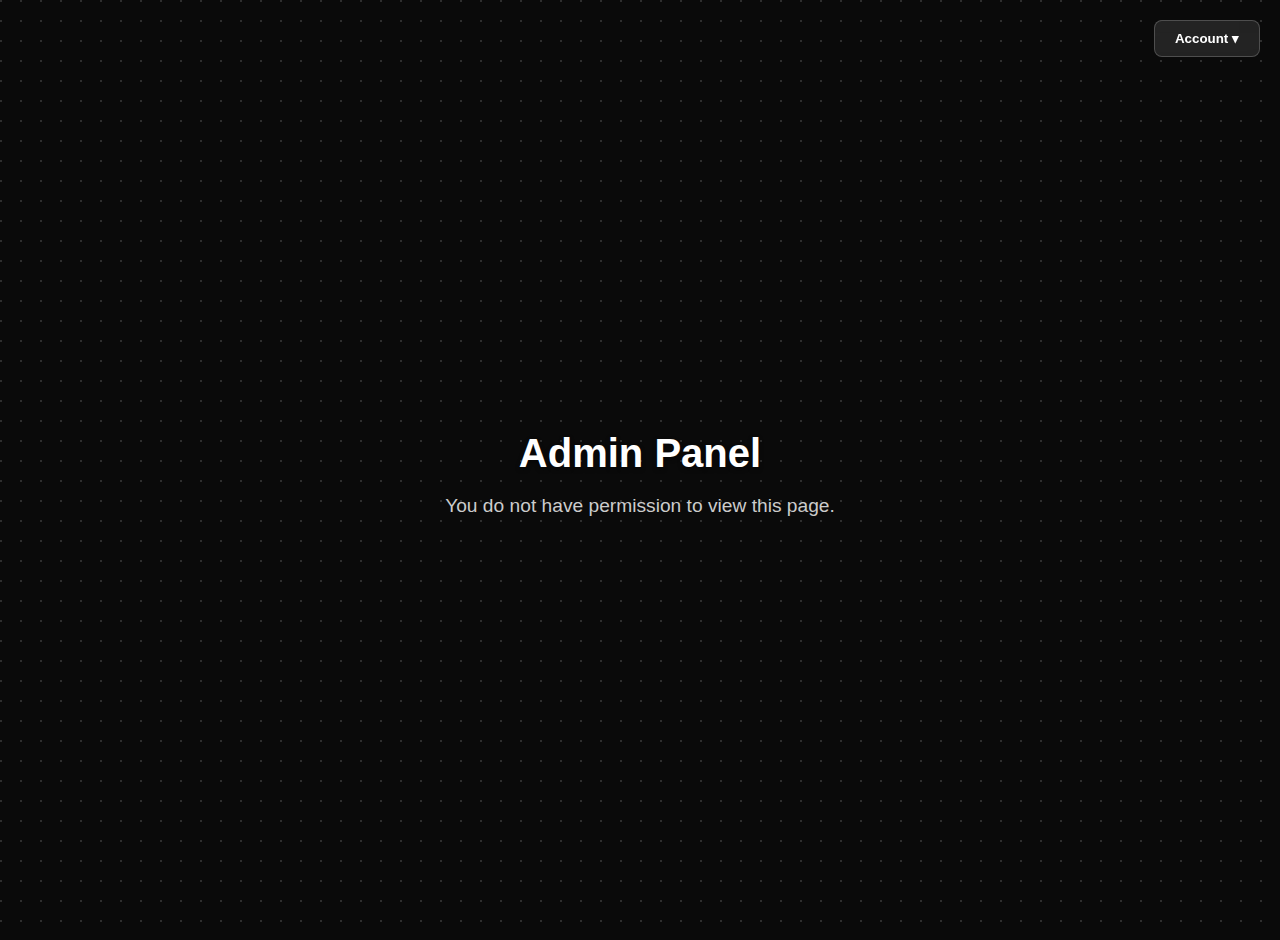
<file: admin/index.html>
<!DOCTYPE html>
<html lang="en">
<head>
    <title>Admin Panel</title>
    <link rel="stylesheet" href="../landing.css">
    <link rel="stylesheet" href="../auth.css">
    <link rel="stylesheet" href="admin.css">
</head>
<body>
    <div id="account-widget" class="account-widget"></div>

    <div class="admin-panel" id="admin-panel">
        <h1>Admin Panel</h1>
        
        <div id="access-denied" style="display: none;">
            <p>You do not have permission to view this page.</p>
        </div>

        <div id="admin-content" style="display: none;">
            <div class="admin-section">
                <h2>Generate New Code</h2>
                <form id="generate-code-form">
                    <input type="text" id="new-code" placeholder="Code (e.g., LEGENDARY2025)" required>
                    
                    <div class="custom-select-wrapper">
                        <div class="custom-select">
                            <div class="custom-select__trigger">
                                <span>Select a Reward Item...</span>
                                <div class="arrow"></div>
                            </div>
                            <div class="custom-options">
                                </div>
                        </div>
                    </div>
                    
                    <select id="reward-item-id" required style="display: none;"></select>
                    
                    <input type="number" id="reward-quantity" value="1" min="1" required>
                    
                    <select id="use-type">
                        <option value="one-time">One-Time Use</option>
                        <option value="one-time-per-user">One-Time Per User</option>
                        <option value="infinite">Infinite Use</option>
                    </select>
                    
                    <button type="submit">Generate Code</button>
                    
                </form>
                <div id="generate-result"></div>
            </div>

            <div class="admin-section">
                <h2>Existing Codes</h2>
                <div id="codes-list"></div>
            </div>
        </div>
    </div>

    <script src="../auth.js"></script>
    <script src="admin.js"></script> 
</body>
</html>
</file>
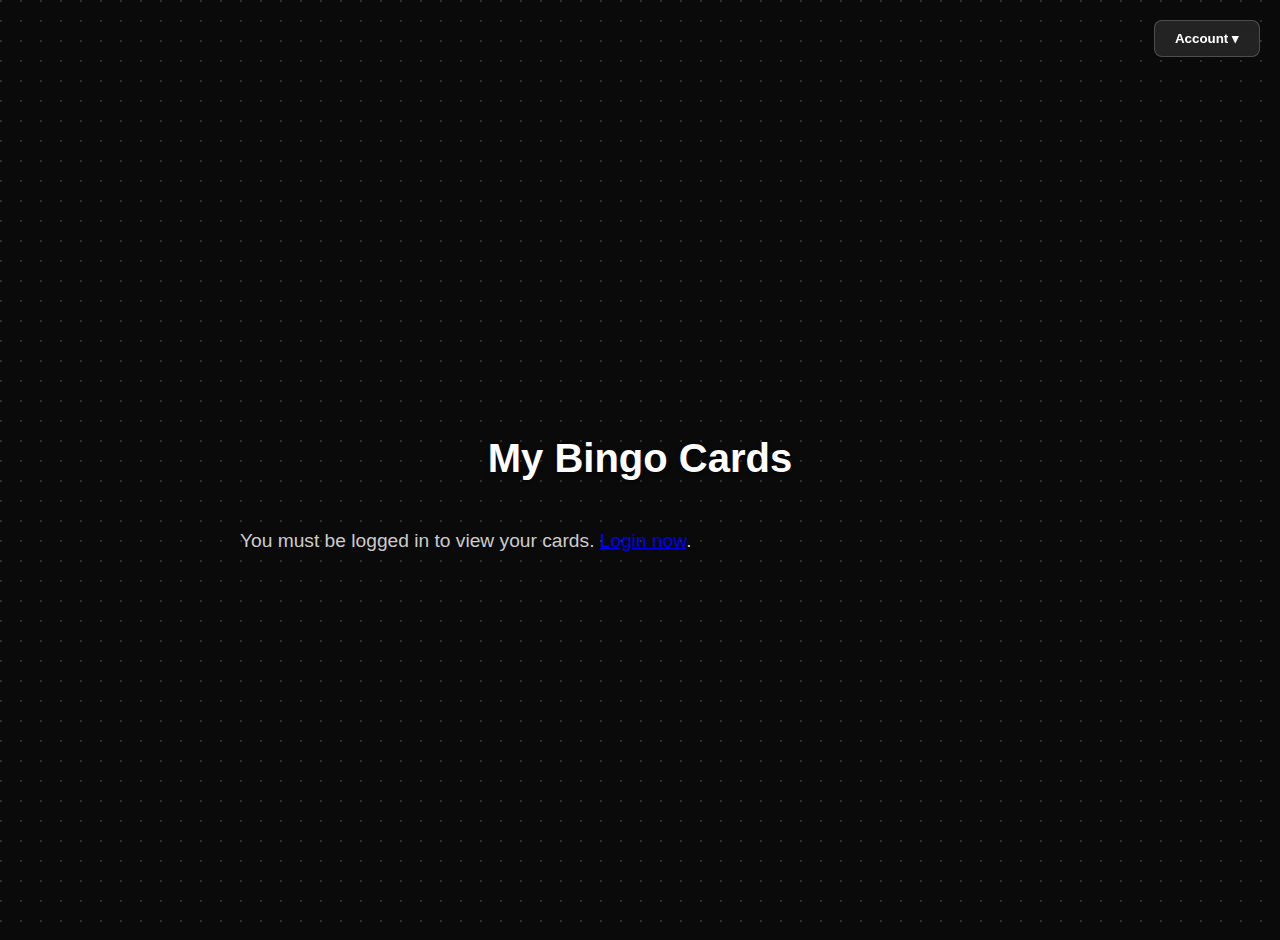
<file: cards/index.html>
<!DOCTYPE html>
<html lang="en">
<head>
    <title>My Cards</title>
    <link rel="stylesheet" href="../landing.css">
    <link rel="stylesheet" href="../auth.css">
    <link rel="stylesheet" href="../cards.css"> </head>
<body>
    <div id="account-widget" class="account-widget"></div>

    <div class="cards-container">
        <h1>My Bingo Cards</h1>
        <div id="cards-list" class="cards-list">
            <p>Loading your saved cards...</p>
        </div>
    </div>
    
    <script src="../auth.js"></script>
    <script src="../cards.js"></script> </body>
</html>
</file>
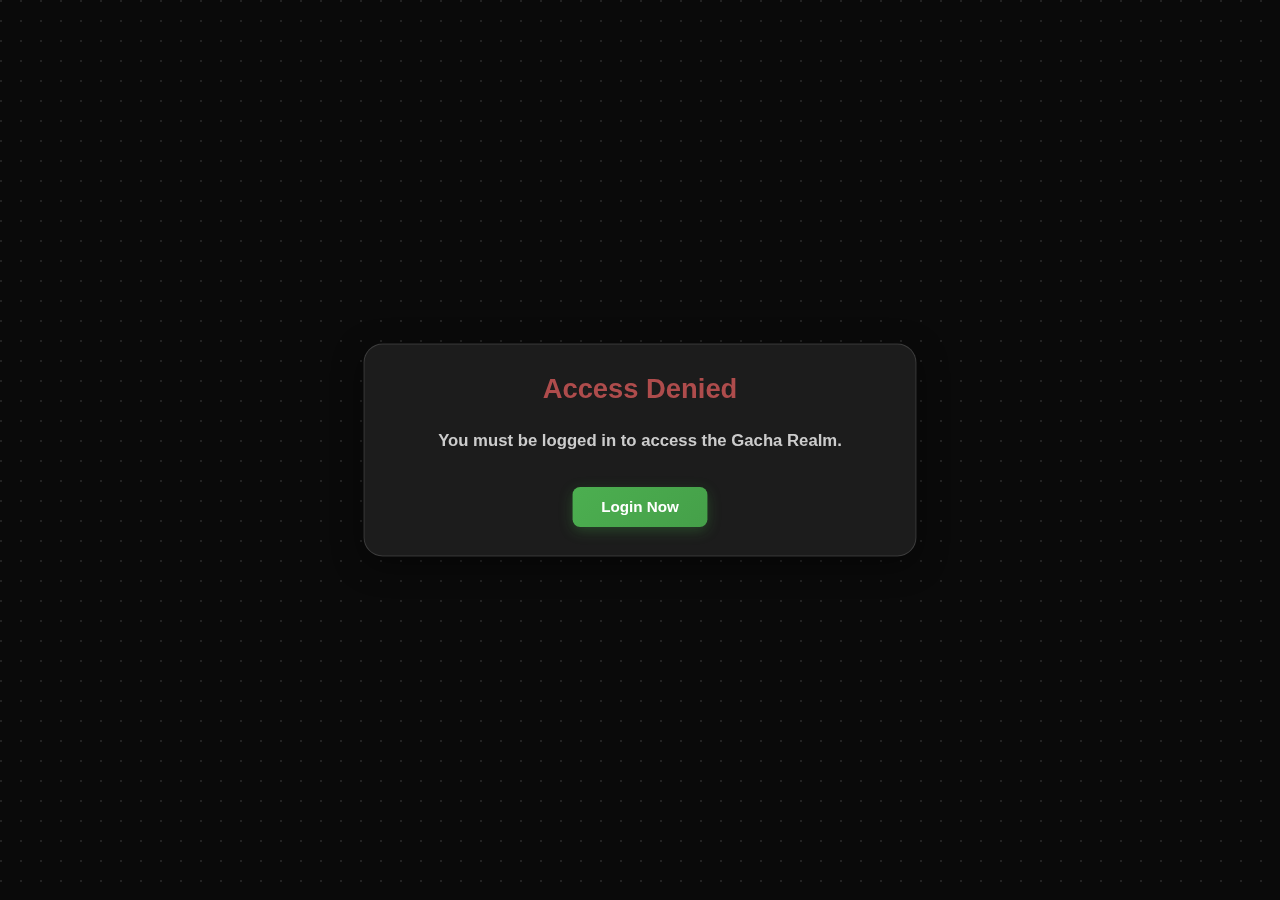
<file: gacha/index.html>
<!DOCTYPE html>
<html lang="en">
<head>
    <meta charset="UTF-8">
    <meta name="viewport" content="width=device-width, initial-scale=1.0">
    <title>Cobblemon Gacha</title>
    <link rel="stylesheet" href="../gacha.css">
    <link rel="stylesheet" href="../auth.css">
    <link rel="icon" href="https://mmcreviews.com/wp-content/uploads/638110963447535353.png" type="image/png">
</head>
<body class="loading">

    <!-- Loading Screen -->
    <div id="loadingScreen">
        <div class="particles"></div>
        <div class="loading-container">
            <div class="logo-container">
                <img class="loading-logo" src="../cobblemonnisa.png" alt="Cobblemon Gacha Logo">
            </div>
            <div class="loading-spinner">
                <div class="spinner-ring"></div>
                <div class="spinner-ring"></div>
                <div class="spinner-ring"></div>
            </div>
            <div class="loading-text">
                Entering the Gacha Realm
                <div class="loading-dots">
                    <div class="loading-dot"></div>
                    <div class="loading-dot"></div>
                    <div class="loading-dot"></div>
                </div>
            </div>
        </div>
    </div>

    <!-- NEW: Access Gate Container -->
    <div id="access-gate-container" class="access-gate" style="display: none;">
        <div class="prompt-window">
            <h2 id="gate-title">Access Denied</h2>
            <p id="gate-message">Checking your credentials...</p>
            <div id="gate-actions">
                <!-- Buttons will be added here by gacha.js -->
            </div>
        </div>
    </div>

    <!-- Main Page Content (initially hidden) -->
    <div id="mainContent" style="display: none;">
        <div id="account-widget" class="account-widget"></div>
        
        <div id="inventory-display" class="inventory-display">
            <!-- User's pack inventory will be displayed here -->
        </div>
        <header class="gacha-header">
            <h1>Featured Packs</h1>
        </header>

        <main id="banner-container" class="banner-container"></main>
    </div>
    <div id="animation-overlay" style="display: none;">
        <div class="reel-marker"></div>
        <div class="reel-container">
            <div id="reel" class="reel">
                <!-- Reel items will be inserted here by JavaScript -->
            </div>
        </div>
    </div>
        <!-- NEW: Pack Opening Results Modal -->
    <div id="results-modal-overlay" class="results-overlay" style="display: none;">
        <div class="results-window">
            <h2>You received:</h2>
            <div id="reward-display">
                <!-- Reward info will be inserted here -->
            </div>
            <button id="close-results-btn" class="gate-button">Awesome!</button>
        </div>
    </div>

    <!-- NEW: Confirmation Modal -->
    <div id="confirmation-modal-overlay" class="confirmation-overlay" style="display: none;">
        <div class="confirmation-window">
            <h2 id="confirmation-title">Confirm Action</h2>
            <p id="confirmation-message">Are you sure?</p>
            <div class="confirmation-actions">
                <button id="cancel-open-btn" class="confirmation-btn cancel">
                    <svg xmlns="http://www.w3.org/2000/svg" width="24" height="24" viewBox="0 0 24 24" fill="none" stroke="currentColor" stroke-width="2" stroke-linecap="round" stroke-linejoin="round"><line x1="18" y1="6" x2="6" y2="18"></line><line x1="6" y1="6" x2="18" y2="18"></line></svg>
                    <span>Cancel</span>
                </button>
                <button id="confirm-open-btn" class="confirmation-btn confirm">
                     <svg xmlns="http://www.w3.org/2000/svg" width="24" height="24" viewBox="0 0 24 24" fill="none" stroke="currentColor" stroke-width="2" stroke-linecap="round" stroke-linejoin="round"><polyline points="20 6 9 17 4 12"></polyline></svg>
                    <span>Confirm</span>
                </button>
            </div>
        </div>
    </div>

    <script src="../auth.js"></script>
    <script src="gacha.js"></script>
</body>
</html>
</file>
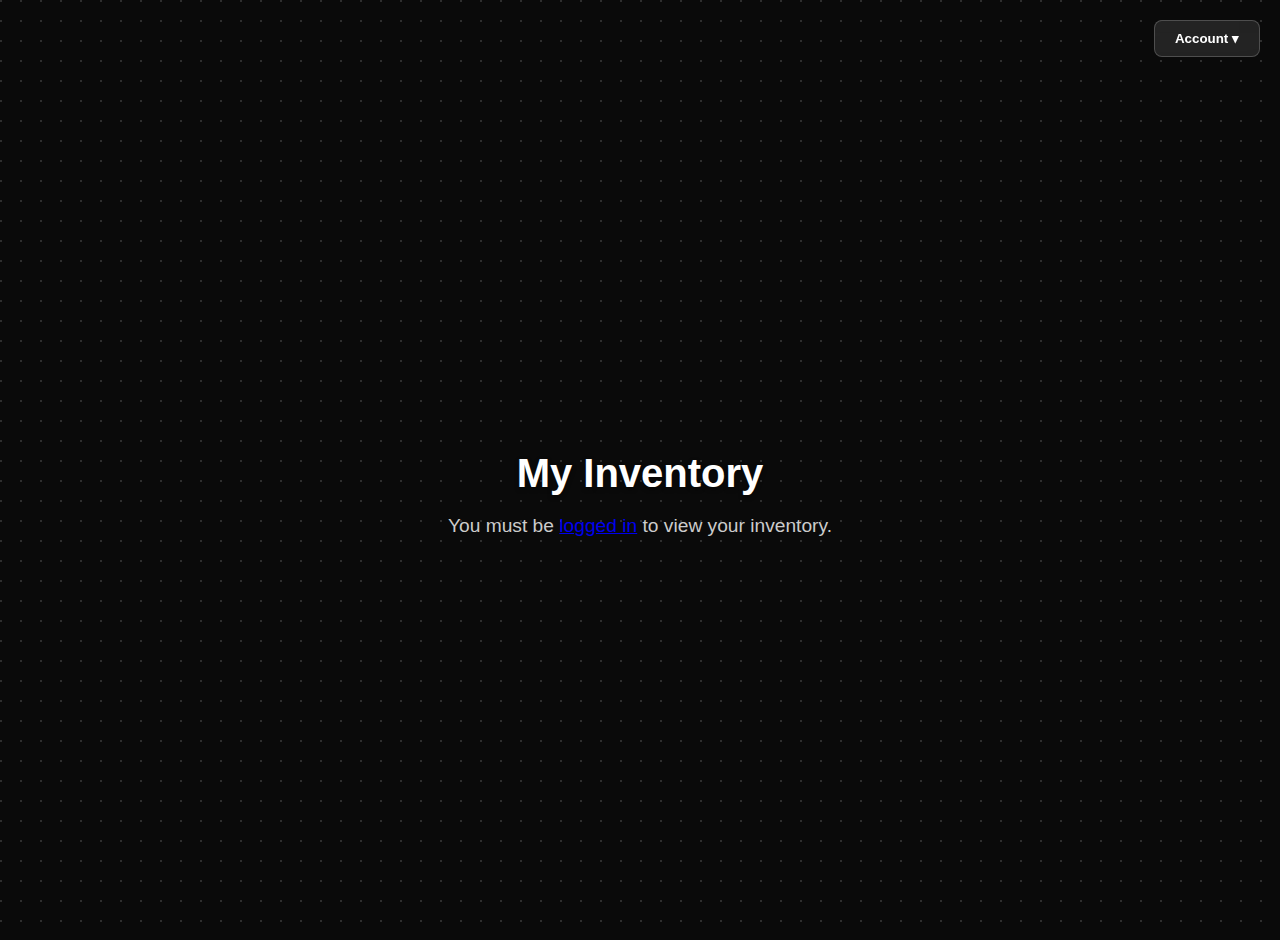
<file: inventory/index.html>
<!DOCTYPE html>
<html lang="en">
<head>
    <title>My Inventory</title>
    <link rel="stylesheet" href="../landing.css">
    <link rel="stylesheet" href="../auth.css">
    <link rel="stylesheet" href="inventory.css">
</head>
<body>
    <div id="account-widget" class="account-widget"></div>

    <div class="inventory-container">
        <h1>My Inventory</h1>
        <div id="inventory-grid">
            <p>Loading your items...</p>
        </div>
    </div>
    
    <script src="../auth.js"></script>
    <script src="inventory.js"></script> 
</body>
</html>
</file>
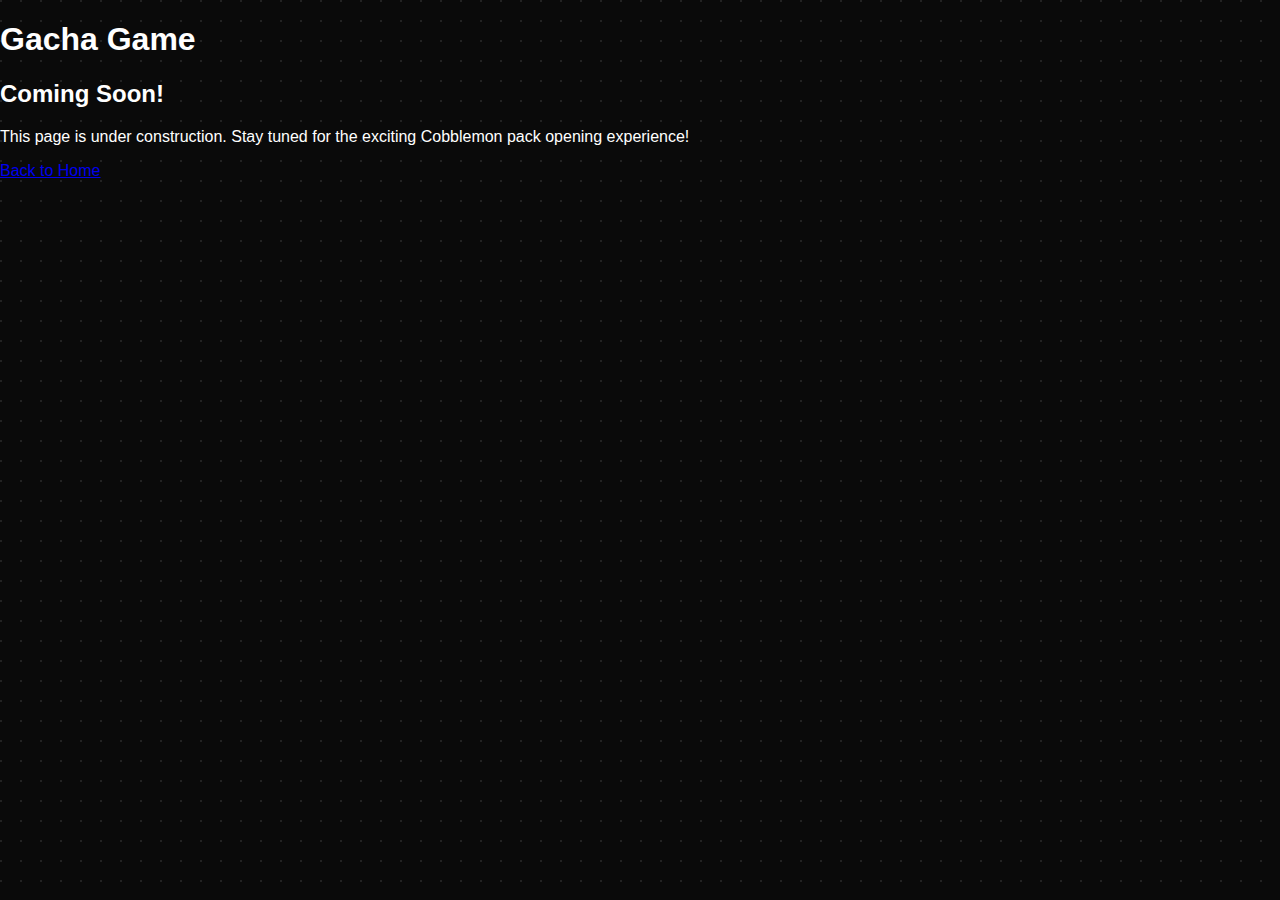
<file: gacha.html>
<!DOCTYPE html>
<html lang="en">
<head>
    <meta charset="UTF-8">
    <meta name="viewport" content="width=device-width, initial-scale=1.0">
    <title>Cobblemon Gacha - Coming Soon</title>
    <link rel="stylesheet" href="gacha.css">
    <link rel="icon" href="https://mmcreviews.com/wp-content/uploads/638110963447535353.png" type="image/png">
</head>
<body>
    <div class="container">
        <h1>Gacha Game</h1>
        <h2>Coming Soon!</h2>
        <p>This page is under construction. Stay tuned for the exciting Cobblemon pack opening experience!</p>
        <a href="index.html" class="back-link">Back to Home</a>
    </div>
</body>
</html>
</file>
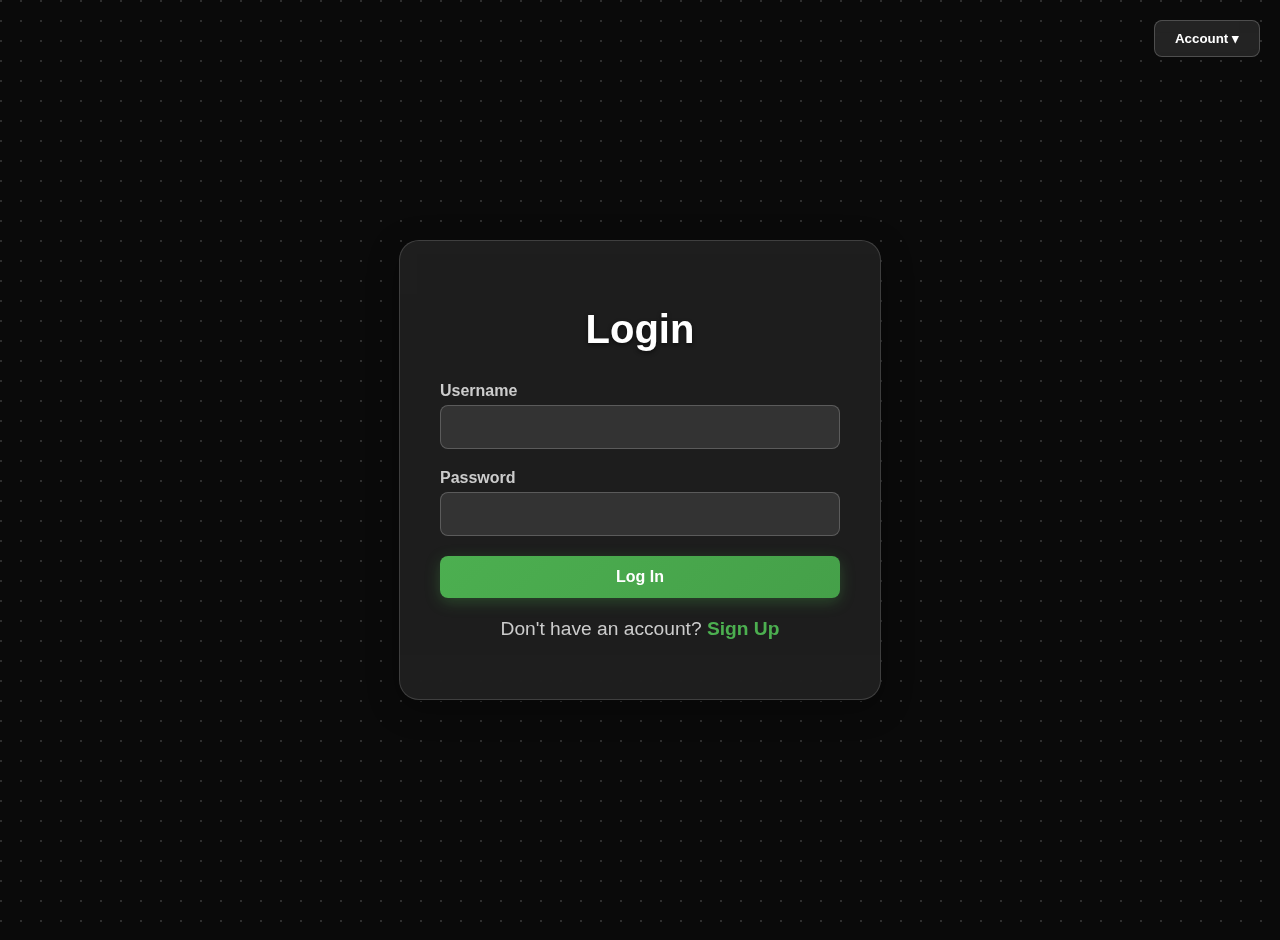
<file: login.html>
<!DOCTYPE html>
<html lang="en">
<head>
    <meta charset="UTF-8">
    <meta name="viewport" content="width=device-width, initial-scale=1.0">
    <title>Login - Cobblemon Fun</title>
    <link rel="stylesheet" href="landing.css">
    <link rel="stylesheet" href="auth.css">
    <link rel="icon" href="https://mmcreviews.com/wp-content/uploads/638110963447535353.png" type="image/png">
</head>
<body>
    <div id="account-widget" class="account-widget"></div>
    <div class="auth-container">
        <h1>Login</h1>
        <form id="login-form" class="auth-form">
            <div class="input-group">
                <label for="username">Username</label>
                <input type="text" id="username" name="username" required>
            </div>
            <div class="input-group">
                <label for="password">Password</label>
                <input type="password" id="password" name="password" required>
            </div>
            <button type="submit">Log In</button>
        </form>
        <p class="auth-switch-link">Don't have an account? <a href="/signup.html">Sign Up</a></p>
    </div>
    <script src="auth.js"></script>
</body>
</html>
</file>
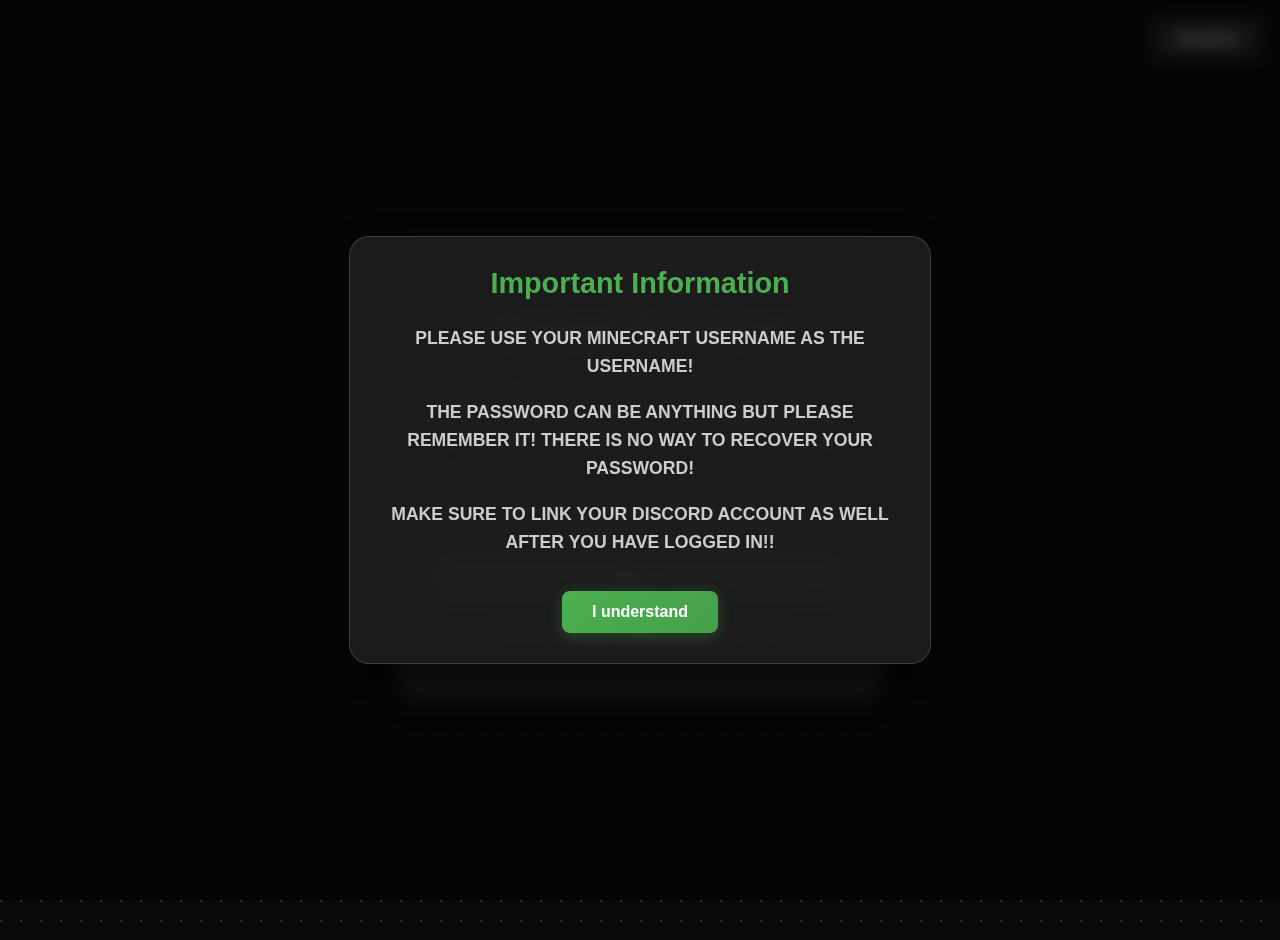
<file: signup.html>
<!DOCTYPE html>
<html lang="en">
<head>
    <meta charset="UTF-8">
    <meta name="viewport" content="width=device-width, initial-scale=1.0">
    <title>Signup</title>
    <link rel="stylesheet" href="landing.css"> 
    <link rel="stylesheet" href="auth.css">
    <link rel="icon" href="https://mmcreviews.com/wp-content/uploads/638110963447535353.png" type="image/png">
</head>
<body>

    <!-- This is the new prompt window -->
    <div id="signup-prompt-overlay" class="prompt-overlay">
        <div class="prompt-window">
            <h2>Important Information</h2>
            <p>PLEASE USE YOUR MINECRAFT USERNAME AS THE USERNAME!</p>
            <p>THE PASSWORD CAN BE ANYTHING BUT PLEASE REMEMBER IT! THERE IS NO WAY TO RECOVER YOUR PASSWORD!</p>
            <p>MAKE SURE TO LINK YOUR DISCORD ACCOUNT AS WELL AFTER YOU HAVE LOGGED IN!!</p>
            <button id="close-prompt-btn">I understand</button>
        </div>
    </div>

    <!-- The rest of your page content -->
    <div id="account-widget" class="account-widget"></div>
    <div class="auth-container">
        <h1>Create Account</h1>
        <form id="signup-form" class="auth-form">
            <div class="input-group">
                <label for="username">Username</label>
                <input type="text" id="username" name="username" required minlength="3">
            </div>
            <div class="input-group">
                <label for="password">Password</label>
                <input type="password" id="password" name="password" required minlength="6">
            </div>
            <button type="submit">Sign Up</button>
        </form>
        <p class="auth-switch-link">Already have an account? <a href="/login.html">Login</a></p>
    </div>
    
    <script src="auth.js"></script>
</body>
</html>
</file>
<file: landing.css>
/* landing.css */
body {
    font-family: 'Arial', sans-serif;
    text-align: center;
    margin: 0;
    background-color: #0a0a0a;
    background-image:
        radial-gradient(circle at 1px 1px, rgba(255, 255, 255, 0.15) 1px, transparent 0);
    background-size: 20px 20px;
    padding: 20px 0;
    min-height: 100vh;
    color: #ffffff;
    display: flex;
    justify-content: center;
    align-items: center;
}

.main-container {
    max-width: 800px;
    width: 90%;
}

.title-container {
    margin-bottom: 40px;
}

.main-logo {
    max-width: 800px; /* Changed from 400px */
    width: 80%;
    height: auto;
    margin-bottom: 20px;
}

h1 {
    font-size: 2.5em;
    margin-bottom: 10px;
    text-shadow: 0 2px 4px rgba(0, 0, 0, 0.5);
}

p {
    font-size: 1.2em;
    color: #cccccc;
}

.options-container {
    display: flex;
    justify-content: center;
    gap: 30px;
    flex-wrap: wrap;
}

.option-card {
    background: rgba(255, 255, 255, 0.08);
    backdrop-filter: blur(10px);
    border: 1px solid rgba(255, 255, 255, 0.1);
    border-radius: 16px;
    padding: 30px;
    width: 300px;
    text-decoration: none;
    color: #ffffff;
    transition: all 0.3s ease;
    box-shadow: 0 8px 32px rgba(0, 0, 0, 0.3);
}

.option-card:hover {
    transform: translateY(-10px);
    box-shadow: 0 12px 40px rgba(0, 0, 0, 0.4);
    border-color: #4caf50;
}

.option-card h2 {
    font-size: 1.8em;
    margin-top: 0;
    color: #4caf50;
}

.option-card p {
    font-size: 1em;
    color: #cccccc;
}
</file>
<file: auth.css>
/* auth.css */

/* In the .account-widget rule, add a padding-bottom */
.account-widget {
    position: fixed;
    top: 20px;
    right: 20px;
    z-index: 1001;
    padding-bottom: 10px; /* Keep this from the previous fix */
}

.account-button {
    padding: 10px 20px;
    background: rgba(255, 255, 255, 0.1);
    backdrop-filter: blur(10px);
    color: white;
    border: 1px solid rgba(255, 255, 255, 0.2);
    border-radius: 8px;
    cursor: pointer;
    font-weight: 600;
    transition: all 0.3s ease;
    display: flex;
    align-items: center;
    gap: 8px;
}

.account-button:hover {
    background: rgba(255, 255, 255, 0.2);
    border-color: #4caf50;
}

/* In the .account-dropdown rule, change the 'top' value */
.account-dropdown {
    display: none;
    position: absolute;
    right: 0;
    top: calc(100% + 5px); /* Change this from top: 120% */
    background: rgba(30, 30, 30, 0.9);
    backdrop-filter: blur(15px);
    border: 1px solid rgba(255, 255, 255, 0.15);
    border-radius: 8px;
    min-width: 160px;
    box-shadow: 0 8px 32px rgba(0, 0, 0, 0.3);
    overflow: hidden;
}

.account-widget.active .account-dropdown {
    display: block;
}

.account-dropdown a {
    color: #f0f0f0;
    padding: 12px 16px;
    text-decoration: none;
    display: block;
    text-align: left;
    font-size: 14px;
    transition: background-color 0.2s ease;
    cursor: pointer;
}

.account-dropdown a:hover {
    background-color: rgba(76, 175, 80, 0.3);
}

#logout-btn {
    color: #ff5c5c;
}
#logout-btn:hover {
    background-color: rgba(255, 92, 92, 0.3) !important;
}

/* Auth Form Container */
.auth-container {
    width: 100%;
    max-width: 400px;
    padding: 40px;
    background: rgba(255, 255, 255, 0.08);
    backdrop-filter: blur(20px);
    border: 1px solid rgba(255, 255, 255, 0.15);
    border-radius: 20px;
    box-shadow: 0 8px 32px rgba(0, 0, 0, 0.3);
    text-align: center;
}

.auth-container h1 {
    margin-bottom: 30px;
    color: #fff;
}

.auth-form .input-group {
    margin-bottom: 20px;
    text-align: left;
}

.auth-form label {
    display: block;
    margin-bottom: 5px;
    font-weight: 600;
    color: #ccc;
}

.auth-form input {
    width: 100%;
    padding: 12px 15px;
    border-radius: 8px;
    border: 1px solid rgba(255, 255, 255, 0.2);
    background: rgba(255, 255, 255, 0.1);
    color: #ffffff;
    font-size: 16px;
    transition: all 0.3s ease;
    box-sizing: border-box;
}

.auth-form input:focus {
    outline: none;
    border-color: #4caf50;
    box-shadow: 0 0 0 2px rgba(76, 175, 80, 0.3);
}

.auth-form button {
    width: 100%;
    padding: 12px 20px;
    background: linear-gradient(135deg, #4caf50, #45a049);
    color: white;
    border: none;
    border-radius: 8px;
    cursor: pointer;
    font-weight: 600;
    font-size: 16px;
    transition: all 0.3s ease;
    box-shadow: 0 4px 15px rgba(76, 175, 80, 0.3);
}

.auth-form button:hover {
    transform: translateY(-2px);
    box-shadow: 0 6px 20px rgba(76, 175, 80, 0.4);
}

.auth-switch-link {
    margin-top: 20px;
    color: #ccc;
}

.auth-switch-link a {
    color: #4caf50;
    font-weight: bold;
    text-decoration: none;
}

/* Style for the container showing the linked Discord name */
.discord-info {
    padding: 10px 16px 5px; /* Add some padding */
    font-size: 13px;
    color: #ccc;
    border-top: 1px solid rgba(255, 255, 255, 0.1); /* Separator line */
    text-align: left;
}

.discord-info strong {
    color: #fff;
    font-weight: 600;
}

/* Style for the Unlink button */
#unlink-discord-btn {
    cursor: pointer;
    color: #ff9c9c; /* A softer red */
    padding-top: 5px;
}

#unlink-discord-btn:hover {
    background-color: rgba(255, 92, 92, 0.3) !important;
    color: #ffcdcd !important;
}

/* --- Signup Prompt Styles --- */

.prompt-overlay {
    position: fixed;
    top: 0;
    left: 0;
    width: 100%;
    height: 100%;
    background: rgba(0, 0, 0, 0.5);
    display: flex;
    justify-content: center;
    align-items: center;
    z-index: 2000;
    backdrop-filter: blur(8px); /* This creates the blur effect */
    -webkit-backdrop-filter: blur(8px);
    opacity: 0;
    visibility: hidden;
    transition: opacity 0.3s ease, visibility 0.3s ease;
}

.prompt-overlay.visible {
    opacity: 1;
    visibility: visible;
}

.prompt-window {
    background: rgba(30, 30, 30, 0.9);
    backdrop-filter: blur(15px);
    border: 1px solid rgba(255, 255, 255, 0.15);
    border-radius: 20px;
    box-shadow: 0 8px 32px rgba(0, 0, 0, 0.4);
    padding: 30px 40px;
    width: 90%;
    max-width: 500px;
    text-align: center;
    color: #fff;
    transform: scale(0.95);
    transition: transform 0.3s ease;
}

.prompt-overlay.visible .prompt-window {
    transform: scale(1);
}

.prompt-window h2 {
    margin-top: 0;
    color: #4caf50;
    font-size: 1.8em;
}

.prompt-window p {
    font-size: 1.1em;
    color: #ccc;
    line-height: 1.6;
    margin-bottom: 15px;
    font-weight: 600;
}

#close-prompt-btn {
    margin-top: 20px;
    padding: 12px 30px;
    background: linear-gradient(135deg, #4caf50, #45a049);
    color: white;
    border: none;
    border-radius: 8px;
    cursor: pointer;
    font-weight: 600;
    font-size: 1em;
    transition: all 0.3s ease;
    box-shadow: 0 4px 15px rgba(76, 175, 80, 0.3);
}

#close-prompt-btn:hover {
    transform: translateY(-2px);
    box-shadow: 0 6px 20px rgba(76, 175, 80, 0.4);
}

/* --- Daily Reward Modal Styles --- */
.daily-reward-overlay {
    position: fixed;
    top: 0;
    left: 0;
    width: 100%;
    height: 100%;
    background: rgba(0, 0, 0, 0.6);
    display: flex;
    justify-content: center;
    align-items: center;
    z-index: 3001;
    backdrop-filter: blur(8px);
}

.daily-reward-window {
    background: rgba(30, 30, 30, 0.9);
    backdrop-filter: blur(15px);
    border-radius: 20px;
    padding: 30px 40px;
    width: 90%;
    max-width: 400px;
    text-align: center;
    color: #fff;
}

.daily-reward-window.success {
    border: 1px solid rgba(76, 175, 80, 0.4);
    box-shadow: 0 8px 32px rgba(76, 175, 80, 0.2);
}

.daily-reward-window.cooldown {
    border: 1px solid rgba(255, 193, 7, 0.4);
    box-shadow: 0 8px 32px rgba(255, 193, 7, 0.2);
}

.daily-reward-window h2 {
    margin-top: 0;
    font-size: 1.8em;
}

.daily-reward-window.success h2 { color: #4caf50; }
.daily-reward-window.cooldown h2 { color: #ffc107; }

.daily-reward-window img {
    width: 80px;
    height: 80px;
    margin: 10px 0;
    filter: drop-shadow(0 4px 8px rgba(0,0,0,0.4));
}

.daily-reward-window p {
    font-size: 1.2em;
    color: #ccc;
    margin: 10px 0 20px 0;
}

#daily-reward-timer {
    font-weight: bold;
    font-size: 1.4em;
    color: #ffc107;
}

.daily-reward-window button {
    padding: 12px 30px;
    border: none;
    border-radius: 8px;
    color: white;
    cursor: pointer;
    font-weight: 600;
    font-size: 1em;
    transition: all 0.3s ease;
}

.daily-reward-window.success button {
    background: linear-gradient(135deg, #4caf50, #45a049);
    box-shadow: 0 4px 15px rgba(76, 175, 80, 0.3);
}

.daily-reward-window.cooldown button {
    background: linear-gradient(135deg, #ffc107, #ffb300);
    color: #1a1a1a;
    box-shadow: 0 4px 15px rgba(255, 193, 7, 0.3);
}
</file>
<file: admin/admin.css>
.admin-panel { max-width: 900px; margin: 80px auto; }
.admin-section {
    background: rgba(255, 255, 255, 0.08);
    border: 1px solid rgba(255, 255, 255, 0.15);
    border-radius: 12px;
    padding: 20px;
    margin-bottom: 30px;
}
#generate-code-form {
    display: grid;
    grid-template-columns: 1fr 1fr;
    gap: 20px;
    align-items: center;
}
#generate-code-form input {
     padding: 10px;
     border-radius: 8px;
     border: 1px solid rgba(255, 255, 255, 0.2);
     background: rgba(255, 255, 255, 0.1);
     color: #fff;
     font-size: 1em;
}
#generate-code-form button[type="submit"] {
    grid-column: 1 / -1;
    padding: 12px;
    background: #4caf50;
    border: none;
    border-radius: 8px;
    color: white;
    cursor: pointer;
    font-weight: bold;
    font-size: 1em;
    transition: all 0.2s ease-in-out;
}
#generate-code-form button[type="submit"]:hover {
    transform: translateY(-2px);
    box-shadow: 0 4px 15px rgba(76, 175, 80, 0.3);
}

#codes-list { max-height: 400px; overflow-y: auto; }
.code-item {
    background: rgba(0,0,0,0.2);
    padding: 10px;
    border-radius: 8px;
    margin-bottom: 10px;
    font-family: monospace;
}

/* --- Custom Quantity Selector Styles --- */
.quantity-selector-wrapper {
    grid-column: 1 / 2;
    color: #fff;
}
.quantity-selector-wrapper label {
    display: block;
    margin-bottom: 5px;
    font-weight: 600;
    color: #ccc;
    font-size: 14px;
}
.quantity-selector {
    display: flex;
    align-items: center;
    background: rgba(255, 255, 255, 0.1);
    border: 1px solid rgba(255, 255, 255, 0.2);
    border-radius: 8px;
    width: fit-content;
}
.quantity-selector input {
    width: 60px;
    text-align: center;
    border: none;
    background: transparent;
    font-weight: bold;
    font-size: 1.1em;
    padding: 10px 0;
    color: #fff;
    -moz-appearance: textfield; /* Hide arrows for Firefox */
}
.quantity-selector input::-webkit-outer-spin-button,
.quantity-selector input::-webkit-inner-spin-button {
    -webkit-appearance: none;
    margin: 0;
}
.quantity-btn {
    background: rgba(255, 255, 255, 0.1);
    border: none;
    color: #fff;
    cursor: pointer;
    font-size: 1.5em;
    padding: 5px 15px;
    transition: background-color 0.2s ease;
    line-height: 1;
}
.quantity-btn:hover {
    background: rgba(255, 255, 255, 0.2);
}
.quantity-btn[data-action="decrement"] {
    border-radius: 7px 0 0 7px;
    border-right: 1px solid rgba(255, 255, 255, 0.2);
}
.quantity-btn[data-action="increment"] {
    border-radius: 0 7px 7px 0;
    border-left: 1px solid rgba(255, 255, 255, 0.2);
}


/* --- Custom Select Dropdown Styles --- */
.custom-select-wrapper {
    position: relative;
    color: #ffffff;
}

#reward-item-wrapper {
    grid-column: 2 / 3;
    grid-row: 1 / 2;
}

#use-type-wrapper {
    grid-column: 2 / 3;
    grid-row: 2 / 3;
}

.custom-select {
    position: relative;
    font-weight: 600;
}

.custom-select__trigger {
    display: flex;
    align-items: center;
    justify-content: space-between;
    padding: 10px 12px;
    background: rgba(255, 255, 255, 0.1);
    border: 1px solid rgba(255, 255, 255, 0.2);
    border-radius: 8px;
    cursor: pointer;
    transition: all 0.3s ease;
    backdrop-filter: blur(5px);
}

.custom-select__trigger:hover,
.custom-select.open .custom-select__trigger {
    border-color: #4caf50;
    background: rgba(255, 255, 255, 0.15);
}

.custom-select .arrow {
    width: 0;
    height: 0;
    border-left: 5px solid transparent;
    border-right: 5px solid transparent;
    border-top: 5px solid #fff;
    transition: transform 0.3s ease;
}

.custom-select.open .arrow {
    transform: rotate(180deg);
}

.custom-options {
    position: absolute;
    top: calc(100% + 5px);
    left: 0;
    right: 0;
    background: rgba(30, 30, 30, 0.95);
    backdrop-filter: blur(10px);
    border: 1px solid rgba(255, 255, 255, 0.15);
    border-radius: 8px;
    z-index: 1001;
    max-height: 200px;
    overflow-y: auto;
    opacity: 0;
    visibility: hidden;
    transform: translateY(-10px);
    transition: all 0.3s ease;
}

.custom-select.open .custom-options {
    opacity: 1;
    visibility: visible;
    transform: translateY(0);
}

.custom-option {
    display: block;
    padding: 10px 12px;
    cursor: pointer;
    transition: background-color 0.2s ease;
}

.custom-option:hover {
    background-color: rgba(76, 175, 80, 0.3);
}

.custom-option.selected {
    background-color: rgba(76, 175, 80, 0.5);
    font-weight: bold;
}
</file>
<file: cards.css>
/* cards.css */
.cards-container {
    width: 100%;
    max-width: 800px;
    margin: 80px auto 40px;
    padding: 0 20px;
    text-align: center;
}

.cards-list {
    display: flex;
    flex-direction: column;
    gap: 15px;
    margin-top: 30px;
    text-align: left;
}

.card-item {
    background: rgba(255, 255, 255, 0.08);
    border: 1px solid rgba(255, 255, 255, 0.15);
    border-radius: 12px;
    padding: 20px;
    display: flex;
    justify-content: space-between;
    align-items: center;
    gap: 20px;
    transition: background-color 0.2s ease;
}

.card-item:hover {
    background: rgba(255, 255, 255, 0.12);
}

.card-info h3 {
    margin: 0 0 5px 0;
    color: #fff;
}

.card-info p {
    margin: 0;
    font-size: 14px;
    color: #ccc;
}

.card-actions {
    display: flex;
    gap: 10px;
}

.card-actions button {
    padding: 8px 12px;
    border: none;
    border-radius: 6px;
    color: white;
    font-weight: bold;
    cursor: pointer;
    transition: transform 0.2s ease, box-shadow 0.2s ease;
}

.card-actions button:hover {
    transform: translateY(-2px);
}

.load-btn { background-color: #4caf50; }
.rename-btn { background-color: #2196f3; }
.delete-btn { background-color: #f44336; }

/* --- Confirmation Modal Styles for Delete --- */
.confirmation-overlay {
    position: fixed;
    top: 0;
    left: 0;
    width: 100%;
    height: 100%;
    background: rgba(0, 0, 0, 0.6);
    display: flex;
    justify-content: center;
    align-items: center;
    z-index: 3000;
    backdrop-filter: blur(8px);
    opacity: 0;
    visibility: hidden;
    transition: opacity 0.3s ease, visibility 0.3s ease;
}

.confirmation-overlay.visible {
    opacity: 1;
    visibility: visible;
}

.confirmation-window {
    background: rgba(30, 30, 30, 0.9);
    border: 1px solid rgba(255, 255, 255, 0.15);
    border-radius: 20px;
    box-shadow: 0 8px 32px rgba(0, 0, 0, 0.4);
    padding: 30px 40px;
    width: 90%;
    max-width: 450px;
    text-align: center;
    color: #fff;
    transform: scale(0.95);
    transition: transform 0.3s ease;
}

.confirmation-overlay.visible .confirmation-window {
    transform: scale(1);
}

.confirmation-window h2 {
    margin-top: 0;
    font-size: 1.8em;
}

.confirmation-window p {
    font-size: 1.1em;
    color: #ccc;
    line-height: 1.6;
    margin-bottom: 25px;
}

.confirmation-actions {
    display: flex;
    justify-content: center;
    gap: 15px;
}

.confirmation-btn {
    padding: 10px 20px;
    border: none;
    border-radius: 8px;
    cursor: pointer;
    font-weight: 600;
    font-size: 1em;
    transition: all 0.2s ease-in-out;
}

.confirmation-btn:hover {
    transform: translateY(-2px);
}

.confirmation-btn.confirm {
    background: linear-gradient(135deg, #dc3545, #c82333); /* Red for destructive action */
    color: white;
}

.confirmation-btn.cancel {
    background: linear-gradient(135deg, #6c757d, #5a6268);
    color: white;
}

/* --- Notice Modal OK Button Style --- */
#close-card-notice-btn {
    background: linear-gradient(135deg, #2196f3, #1976d2);
    color: white;
    box-shadow: 0 4px 15px rgba(33, 150, 243, 0.3);
}

#close-card-notice-btn:hover {
    box-shadow: 0 6px 20px rgba(33, 150, 243, 0.4);
    transform: translateY(-2px);
}
</file>
<file: gacha.css>
/* Gacha Page General Styles */
body {
    font-family: 'Arial', sans-serif;
    margin: 0;
    background-color: #0a0a0a;
    background-image: 
        radial-gradient(circle at 1px 1px, rgba(255, 255, 255, 0.1) 1px, transparent 0);
    background-size: 20px 20px;
    color: #ffffff;
    overflow-x: hidden;
}

#mainContent {
    opacity: 0;
    visibility: hidden;
    transition: opacity 0.5s ease 0.3s, visibility 0.5s ease 0.3s;
    padding: 20px;
}

body.loaded #mainContent {
    opacity: 1;
    visibility: visible;
}

.gacha-header {
    display: flex;
    justify-content: space-between;
    align-items: center;
    padding: 0 40px;
    margin-bottom: 30px;
}

.gacha-header h1 {
    font-size: 2.5em;
    text-shadow: 0 2px 8px rgba(0, 0, 0, 0.5);
    color: #fff;
}

.inventory-display {
    display: flex;
    gap: 15px;
    background: rgba(255, 255, 255, 0.08);
    padding: 10px 20px;
    border-radius: 12px;
    border: 1px solid rgba(255, 255, 255, 0.15);
}

.inventory-item {
    display: flex;
    align-items: center;
    gap: 8px;
}

.inventory-item img {
    width: 32px;
    height: 32px;
}

.inventory-item span {
    font-size: 1.2em;
    font-weight: bold;
}

/* Banner Container */
.banner-container {
    display: flex;
    gap: 30px;
    padding: 20px 40px;
    overflow-x: auto;
    scroll-snap-type: x mandatory;
    -webkit-overflow-scrolling: touch; /* Smooth scrolling on iOS */
}

/* Hide scrollbar */
.banner-container::-webkit-scrollbar {
    display: none;
}

/* Banner Card Styles */
.banner-card {
    flex: 0 0 70vw; /* Banners take up 70% of the viewport width */
    max-width: 800px;
    min-width: 300px;
    height: 450px;
    background-color: #1a1a1a;
    border-radius: 16px;
    border: 1px solid rgba(255, 255, 255, 0.1);
    overflow: hidden;
    position: relative;
    display: flex;
    flex-direction: column;
    justify-content: flex-end;
    box-shadow: 0 10px 30px rgba(0, 0, 0, 0.5);
    transition: transform 0.3s ease, box-shadow 0.3s ease;
    scroll-snap-align: center;
}

.banner-card:hover {
    transform: translateY(-5px);
    box-shadow: 0 15px 40px rgba(76, 175, 80, 0.3);
}

.banner-image {
    position: absolute;
    top: 0;
    left: 0;
    width: 100%;
    height: 100%;
    object-fit: cover;
    z-index: 1;
    transition: transform 0.4s ease;
}

.banner-card:hover .banner-image {
    transform: scale(1.05);
}

.banner-overlay {
    position: absolute;
    top: 0;
    left: 0;
    width: 100%;
    height: 100%;
    background: linear-gradient(to top, rgba(0,0,0,0.85) 20%, transparent 60%);
    z-index: 2;
}

.banner-content {
    position: relative;
    z-index: 3;
    padding: 25px;
    color: white;
}

.banner-content h2 {
    font-size: 2em;
    margin: 0 0 10px 0;
    text-shadow: 0 2px 4px rgba(0,0,0,0.7);
}

.banner-content p {
    font-size: 1.1em;
    margin: 0 0 20px 0;
    max-width: 80%;
    color: #ccc;
}

.open-pack-btn {
    padding: 12px 25px;
    background: linear-gradient(135deg, #4caf50, #45a049);
    color: white;
    border: none;
    border-radius: 8px;
    cursor: pointer;
    font-weight: bold;
    font-size: 1em;
    transition: all 0.3s ease;
    box-shadow: 0 4px 15px rgba(76, 175, 80, 0.3);
}

.open-pack-btn:hover {
    transform: translateY(-2px);
    box-shadow: 0 6px 20px rgba(76, 175, 80, 0.4);
}

.open-pack-btn:disabled {
    background: #555;
    cursor: not-allowed;
    box-shadow: none;
    transform: none;
}


/* --- Loading Screen Styles (Copied from style.css) --- */
#loadingScreen {
    position: fixed;
    top: 0;
    left: 0;
    width: 100%;
    height: 100%;
    background-color: #0a0a0a;
    display: flex;
    flex-direction: column;
    justify-content: center;
    align-items: center;
    z-index: 9999;
    transition: opacity 0.8s ease, visibility 0.8s ease;
}

#loadingScreen.fade-out {
    opacity: 0;
    visibility: hidden;
}

body.loading {
    overflow: hidden;
}

.loading-container {
    display: flex;
    flex-direction: column;
    align-items: center;
    gap: 35px;
    background: rgba(255, 255, 255, 0.08);
    backdrop-filter: blur(20px);
    border: 1px solid rgba(255, 255, 255, 0.15);
    border-radius: 20px;
    padding: 50px 40px;
    box-shadow: 0 8px 32px rgba(0, 0, 0, 0.3);
}

.loading-logo {
    max-width: 600px;
    width: 80vw;
    height: auto;
}

.loading-spinner {
    position: relative;
    width: 80px;
    height: 80px;
}

.spinner-ring {
    position: absolute;
    border: 3px solid transparent;
    border-radius: 50%;
    animation: spin 1.2s linear infinite;
}

.spinner-ring:nth-child(1) {
    width: 100%; height: 100%;
    border-top: 3px solid #ae4c4c;
    animation-duration: 1.5s;
}

.spinner-ring:nth-child(2) {
    width: 70%; height: 70%;
    top: 15%; left: 15%;
    border-top: 3px solid #2196f3;
    animation-delay: -0.4s;
    animation-duration: 1.8s;
}

.spinner-ring:nth-child(3) {
    width: 40%; height: 40%;
    top: 30%; left: 30%;
    border-top: 3px solid #ffffff;
    animation-delay: -0.8s;
    animation-duration: 1.2s;
}

@keyframes spin {
    0% { transform: rotate(0deg); }
    100% { transform: rotate(360deg); }
}

.loading-text {
    color: white;
    font-size: 20px;
    font-weight: 600;
}

.loading-dots {
    display: inline-flex;
    gap: 6px;
    margin-left: 10px;
}

.loading-dot {
    width: 6px; height: 6px;
    border-radius: 50%;
    animation: dotBounce 1.4s ease-in-out infinite both;
}
.loading-dot:nth-child(1) { background: #ae4c4c; animation-delay: -0.32s; }
.loading-dot:nth-child(2) { background: #2196f3; animation-delay: -0.16s; }
.loading-dot:nth-child(3) { background: #ffffff; animation-delay: 0s; }

@keyframes dotBounce {
    0%, 80%, 100% { transform: scale(0.8) translateY(0); opacity: 0.6; }
    40% { transform: scale(1.3) translateY(-8px); opacity: 1; }
}

.particles {
    position: absolute;
    top: 0;
    left: 0;
    width: 100%;
    height: 100%;
    overflow: hidden;
}

.particle {
    position: absolute;
    border-radius: 50%;
    animation: particleFloat 6s linear infinite;
    opacity: 0;
    background: rgba(255, 255, 255, 0.7);
    width: 5px; height: 5px;
}
@keyframes particleFloat {
    0% { transform: translateY(100vh) scale(0.5); opacity: 0; }
    5%, 95% { opacity: 1; }
    100% { transform: translateY(-5vh) scale(1); opacity: 0; }
}

/* --- Access Gate Styles --- */

.access-gate {
    position: fixed;
    top: 0;
    left: 0;
    width: 100%;
    height: 100%;
    display: flex;
    justify-content: center;
    align-items: center;
    z-index: 1000;
    padding: 20px;
    box-sizing: border-box;
}

.access-gate .prompt-window {
    background: rgba(30, 30, 30, 0.9);
    backdrop-filter: blur(15px);
    border: 1px solid rgba(255, 255, 255, 0.15);
    border-radius: 20px;
    box-shadow: 0 8px 32px rgba(0, 0, 0, 0.4);
    padding: 30px 40px;
    width: 100%;
    max-width: 500px;
    text-align: center;
    color: #fff;
}

.access-gate .prompt-window h2 {
    margin-top: 0;
    color: #ae4c4c; /* Red for access denied */
    font-size: 1.8em;
}

.access-gate .prompt-window p {
    font-size: 1.1em;
    color: #ccc;
    line-height: 1.6;
}

.gate-button {
    margin-top: 20px;
    display: inline-block;
    padding: 12px 30px;
    background: linear-gradient(135deg, #4caf50, #45a049);
    color: white !important;
    text-decoration: none;
    border: none;
    border-radius: 8px;
    cursor: pointer;
    font-weight: 600;
    font-size: 1em;
    transition: all 0.3s ease;
    box-shadow: 0 4px 15px rgba(76, 175, 80, 0.3);
}

.gate-button:hover {
    transform: translateY(-2px);
    box-shadow: 0 6px 20px rgba(76, 175, 80, 0.4);
}

/* --- Gacha Results Modal Styles --- */

.results-overlay {
    position: fixed;
    top: 0;
    left: 0;
    width: 100%;
    height: 100%;
    background: rgba(0, 0, 0, 0.5);
    display: flex;
    justify-content: center;
    align-items: center;
    z-index: 2000;
    backdrop-filter: blur(8px);
}

.results-window {
    background: rgba(30, 30, 30, 0.9);
    backdrop-filter: blur(15px);
    border: 1px solid rgba(255, 215, 0, 0.4); /* Gold border for excitement */
    border-radius: 20px;
    box-shadow: 0 8px 40px rgba(255, 215, 0, 0.3);
    padding: 30px 40px;
    width: 90%;
    max-width: 400px;
    text-align: center;
    color: #fff;
}

#reward-display {
    margin: 20px 0;
    padding: 20px;
    background: rgba(0,0,0,0.3);
    border-radius: 12px;
}

#reward-display h3 {
    margin: 0 0 10px 0;
    font-size: 1.8em;
    color: #ffd700; /* Gold text */
}

#reward-display p {
    margin: 0;
    font-size: 1.1em;
    color: #ccc;
    text-transform: capitalize;
}

/* --- Gacha Animation Styles --- */

#animation-overlay {
    position: fixed;
    top: 0;
    left: 0;
    width: 100%;
    height: 100%;
    background: rgba(0, 0, 0, 0.8);
    backdrop-filter: blur(5px);
    z-index: 2500;
    display: flex;
    justify-content: center;
    align-items: center;
    flex-direction: column;
}

.reel-marker {
    width: 4px;
    height: 180px; /* Taller than the reel items */
    background: #ffd700;
    position: absolute;
    z-index: 10;
    box-shadow: 0 0 15px #ffd700;
}

.reel-container {
    width: 100vw;
    overflow: hidden;
}

.reel {
    display: flex;
    height: 150px;
}

.reel.spinning {
    /* The animation will be injected by JavaScript */
    transition: transform 7s cubic-bezier(0.2, 0.5, 0.1, 1);
}

.reel-item {
    flex-shrink: 0;
    width: 150px;
    height: 150px;
    margin: 0 5px;
    border-radius: 12px;
    display: flex;
    flex-direction: column;
    justify-content: center;
    align-items: center;
    padding: 10px;
    box-sizing: border-box; /* ADD THIS LINE - The Critical Fix */
    position: relative;
    overflow: hidden;
}

.reel-item::before {
    content: '';
    position: absolute;
    top: 0;
    left: 0;
    right: 0;
    height: 5px;
}

.reel-item img {
    width: 80px;
    height: 80px;
    object-fit: contain;
    filter: drop-shadow(0 4px 6px rgba(0,0,0,0.5));
}

.reel-item p {
    margin-top: 5px;
    font-weight: bold;
    font-size: 14px;
    color: white;
    text-shadow: 1px 1px 2px black;
}

/* Rarity Backgrounds */
.reel-item.common { background-color: #4b5563; }
.reel-item.common::before { background-color: #9ca3af; }

.reel-item.rare { background-color: #1d4ed8; }
.reel-item.rare::before { background-color: #60a5fa; }

.reel-item.legendary { background-color: #a16207; }
.reel-item.legendary::before { background-color: #facc15; }
</file>
<file: inventory/inventory.css>
.inventory-container {
    width: 100%;
    max-width: 1200px;
    margin: 80px auto 40px;
    padding: 0 20px;
}

.inventory-grid {
    display: grid;
    grid-template-columns: repeat(auto-fill, minmax(150px, 1fr));
    gap: 20px;
    margin-top: 30px;
}

.inventory-item-card {
    background: rgba(255, 255, 255, 0.08);
    border: 1px solid rgba(255, 255, 255, 0.15);
    border-radius: 12px;
    padding: 20px;
    display: flex;
    flex-direction: column;
    align-items: center;
    text-align: center;
    transition: all 0.3s ease;
}

.inventory-item-card:hover {
    transform: translateY(-5px);
    background: rgba(76, 175, 80, 0.2);
    border-color: #4caf50;
}

.item-image {
    width: 80px;
    height: 80px;
    margin-bottom: 15px;
    object-fit: contain;
}

.item-name {
    font-weight: bold;
    font-size: 1.1em;
    margin-bottom: 5px;
}

.item-quantity {
    font-size: 1.4em;
    color: #4caf50;
    font-weight: bold;
}

/* Add this to the end of inventory/inventory.css */

.use-item-btn {
    margin-top: 15px;
    padding: 8px 16px;
    width: 100%;
    background: #4caf50;
    border: none;
    color: white;
    font-weight: bold;
    border-radius: 8px;
    cursor: pointer;
    transition: all 0.2s ease-in-out;
}

.use-item-btn:hover {
    background: #45a049;
    transform: translateY(-2px);
}

.use-item-btn:disabled {
    background: #555;
    cursor: not-allowed;
    transform: none;
}
</file>
